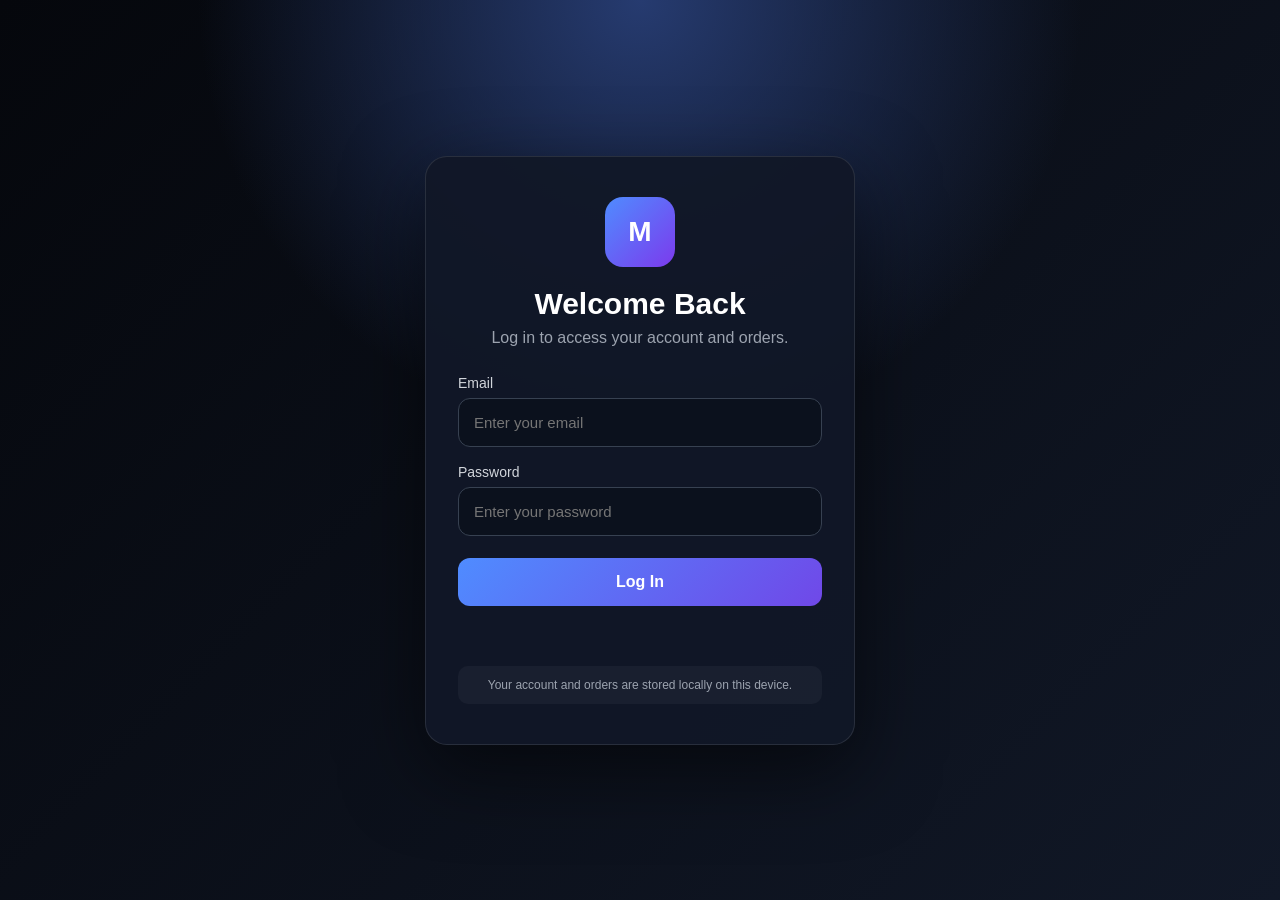
<file: index.html>
<!DOCTYPE html>
<html lang="en">
<head>
    <meta charset="UTF-8">
    <meta name="viewport" content="width=device-width, initial-scale=1.0">
    <title>My Business</title>
    <style>
        * {
            box-sizing: border-box;
            margin: 0;
            padding: 0;
            font-family: Arial, Helvetica, sans-serif;
        }
        body {
            background: #080b12;
            color: white;
            min-height: 100vh;
        }
        /* =========================
           LOGIN SCREEN
        ========================= */
        #loginScreen {
            min-height: 100vh;
            display: flex;
            align-items: center;
            justify-content: center;
            padding: 20px;
            background:
                radial-gradient(circle at top, #263b70 0%, transparent 40%),
                linear-gradient(135deg, #05070c, #111827);
        }
        .login-box {
            width: 100%;
            max-width: 430px;
            padding: 40px 32px;
            border-radius: 22px;
            background: rgba(17, 24, 39, 0.95);
            border: 1px solid rgba(255,255,255,0.1);
            box-shadow: 0 25px 80px rgba(0,0,0,0.55);
            text-align: center;
        }
        .login-logo {
            width: 70px;
            height: 70px;
            margin: 0 auto 20px;
            border-radius: 18px;
            display: flex;
            align-items: center;
            justify-content: center;
            background: linear-gradient(135deg, #4f8cff, #7c3aed);
            font-size: 28px;
            font-weight: 900;
        }
        .login-box h1 {
            font-size: 30px;
            margin-bottom: 8px;
        }
        .login-box p {
            color: #9ca3af;
            margin-bottom: 28px;
        }
        .input-group {
            text-align: left;
            margin-bottom: 17px;
        }
        .input-group label {
            display: block;
            margin-bottom: 7px;
            color: #d1d5db;
            font-size: 14px;
        }
        .input-group input {
            width: 100%;
            padding: 15px;
            border-radius: 12px;
            border: 1px solid #374151;
            background: #0b111d;
            color: white;
            outline: none;
            font-size: 15px;
        }
        .input-group input:focus {
            border-color: #5b8cff;
        }
        .login-button {
            width: 100%;
            padding: 15px;
            border: none;
            border-radius: 12px;
            background: linear-gradient(135deg, #4f8cff, #7048e8);
            color: white;
            font-size: 16px;
            font-weight: bold;
            cursor: pointer;
            margin-top: 5px;
        }
        .login-button:hover {
            opacity: 0.9;
            transform: translateY(-1px);
        }
        .login-message {
            margin-top: 15px;
            min-height: 20px;
            font-size: 14px;
        }
        .demo-info {
            margin-top: 25px;
            padding: 12px;
            border-radius: 10px;
            background: rgba(255,255,255,0.04);
            color: #9ca3af;
            font-size: 12px;
        }
        /* =========================
           MAIN WEBSITE
        ========================= */
        #mainWebsite {
            display: none;
        }
        header {
            position: sticky;
            top: 0;
            z-index: 100;
            background: rgba(8,11,18,0.92);
            backdrop-filter: blur(15px);
            border-bottom: 1px solid rgba(255,255,255,0.08);
        }
        nav {
            max-width: 1200px;
            margin: auto;
            padding: 18px 22px;
            display: flex;
            align-items: center;
            justify-content: space-between;
            gap: 20px;
        }
        .logo {
            font-size: 22px;
            font-weight: 900;
        }
        .nav-links {
            display: flex;
            align-items: center;
            gap: 10px;
        }
        .nav-links button {
            border: none;
            background: transparent;
            color: #d1d5db;
            padding: 10px 14px;
            cursor: pointer;
            border-radius: 8px;
        }
        .nav-links button:hover {
            background: rgba(255,255,255,0.07);
            color: white;
        }
        .account-button {
            background: #4f8cff !important;
            color: white !important;
        }
        .hero {
            max-width: 1200px;
            margin: auto;
            padding: 100px 22px;
            text-align: center;
        }
        .hero h1 {
            font-size: clamp(42px, 7vw, 76px);
            line-height: 1;
            margin-bottom: 22px;
        }
        .gradient-text {
            background: linear-gradient(90deg, #4f8cff, #9b6cff);
            -webkit-background-clip: text;
            -webkit-text-fill-color: transparent;
        }
        .hero p {
            max-width: 650px;
            margin: auto;
            color: #9ca3af;
            font-size: 18px;
            line-height: 1.7;
        }
        .hero-buttons {
            margin-top: 30px;
            display: flex;
            justify-content: center;
            gap: 12px;
            flex-wrap: wrap;
        }
        .primary-button,
        .secondary-button {
            padding: 14px 22px;
            border-radius: 11px;
            cursor: pointer;
            font-weight: bold;
            border: none;
        }
        .primary-button {
            background: #4f8cff;
            color: white;
        }
        .secondary-button {
            background: #1f2937;
            color: white;
            border: 1px solid #374151;
        }
        section {
            max-width: 1200px;
            margin: auto;
            padding: 70px 22px;
        }
        .section-title {
            text-align: center;
            margin-bottom: 40px;
        }
        .section-title h2 {
            font-size: 36px;
            margin-bottom: 10px;
        }
        .section-title p {
            color: #9ca3af;
        }
        .cards {
            display: grid;
            grid-template-columns: repeat(3, 1fr);
            gap: 20px;
        }
        .card {
            background: #111827;
            border: 1px solid #1f2937;
            padding: 28px;
            border-radius: 18px;
        }
        .card-icon {
            font-size: 30px;
            margin-bottom: 18px;
        }
        .card h3 {
            margin-bottom: 10px;
        }
        .card p {
            color: #9ca3af;
            line-height: 1.6;
        }
        /* =========================
           ORDERS
        ========================= */
        #ordersSection {
            display: none;
        }
        .orders-container {
            max-width: 900px;
            margin: auto;
        }
        .order {
            background: #111827;
            border: 1px solid #1f2937;
            border-radius: 15px;
            padding: 22px;
            margin-bottom: 15px;
        }
        .order-top {
            display: flex;
            justify-content: space-between;
            gap: 15px;
            margin-bottom: 12px;
        }
        .order-number {
            font-weight: bold;
        }
        .status {
            padding: 6px 10px;
            border-radius: 20px;
            font-size: 12px;
            background: #163d2b;
            color: #65e6a2;
        }
        .order-info {
            color: #9ca3af;
            line-height: 1.7;
        }
        .no-orders {
            text-align: center;
            padding: 50px;
            border-radius: 15px;
            border: 1px dashed #374151;
            color: #9ca3af;
        }
        /* =========================
           ACCOUNT POPUP
        ========================= */
        .popup {
            display: none;
            position: fixed;
            inset: 0;
            z-index: 500;
            background: rgba(0,0,0,0.75);
            align-items: center;
            justify-content: center;
            padding: 20px;
        }
        .popup-box {
            width: 100%;
            max-width: 450px;
            background: #111827;
            border: 1px solid #374151;
            border-radius: 20px;
            padding: 30px;
            position: relative;
        }
        .popup-box h2 {
            margin-bottom: 10px;
        }
        .popup-box p {
            color: #9ca3af;
            margin-bottom: 20px;
        }
        .close-button {
            position: absolute;
            right: 18px;
            top: 15px;
            border: none;
            background: none;
            color: #9ca3af;
            font-size: 25px;
            cursor: pointer;
        }
        .account-details {
            padding: 15px;
            background: #0b111d;
            border-radius: 12px;
            margin-bottom: 15px;
        }
        .logout-button {
            width: 100%;
            padding: 13px;
            border: none;
            border-radius: 10px;
            background: #dc2626;
            color: white;
            font-weight: bold;
            cursor: pointer;
        }
        /* =========================
           FOOTER
        ========================= */
        footer {
            text-align: center;
            padding: 40px 20px;
            border-top: 1px solid #1f2937;
            color: #6b7280;
        }
        /* =========================
           MOBILE
        ========================= */
        @media (max-width: 750px) {
            .nav-links button:not(.account-button) {
                display: none;
            }
            .cards {
                grid-template-columns: 1fr;
            }
            .hero {
                padding: 70px 20px;
            }
            .hero h1 {
                font-size: 45px;
            }
            .order-top {
                flex-direction: column;
            }
        }
    </style>
</head>
<body>
<!-- =====================================================
     LOGIN PAGE
===================================================== -->
<div id="loginScreen">
    <div class="login-box">
        <div class="login-logo">
            M
        </div>
        <h1>Welcome Back</h1>
        <p>Log in to access your account and orders.</p>
        <form id="loginForm">
            <div class="input-group">
                <label>Email</label>
                <input
                    type="email"
                    id="email"
                    placeholder="Enter your email"
                    required
                >
            </div>
            <div class="input-group">
                <label>Password</label>
                <input
                    type="password"
                    id="password"
                    placeholder="Enter your password"
                    required
                >
            </div>
            <button class="login-button" type="submit">
                Log In
            </button>
        </form>
        <div class="login-message" id="loginMessage"></div>
        <div class="demo-info">
            Your account and orders are stored locally on this device.
        </div>
    </div>
</div>
<!-- =====================================================
     MAIN WEBSITE
===================================================== -->
<div id="mainWebsite">
    <header>
        <nav>
            <div class="logo">
                MY BUSINESS
            </div>
            <div class="nav-links">
                <button onclick="showHome()">
                    Home
                </button>
                <button onclick="showOrders()">
                    My Orders
                </button>
                <button
                    class="account-button"
                    onclick="openAccount()"
                >
                    Account
                </button>
            </div>
        </nav>
    </header>
    <!-- HOME -->
    <main id="homeSection">
        <div class="hero">
            <h1>
                Your <span class="gradient-text">business.</span><br>
                Made simple.
            </h1>
            <p>
                Welcome to your account dashboard. Browse the
                website, manage your account and check your orders
                all in one place.
            </p>
            <div class="hero-buttons">
                <button
                    class="primary-button"
                    onclick="showOrders()"
                >
                    View My Orders
                </button>
                <button
                    class="secondary-button"
                    onclick="openAccount()"
                >
                    My Account
                </button>
            </div>
        </div>
        <section>
            <div class="section-title">
                <h2>What we offer</h2>
                <p>
                    Everything you need in one place.
                </p>
            </div>
            <div class="cards">
                <div class="card">
                    <div class="card-icon">
                        🚀
                    </div>
                    <h3>Fast Service</h3>
                    <p>
                        Quick and reliable service from start
                        to finish.
                    </p>
                </div>
                <div class="card">
                    <div class="card-icon">
                        🔒
                    </div>
                    <h3>Your Account</h3>
                    <p>
                        Keep track of your personal information
                        and previous orders.
                    </p>
                </div>
                <div class="card">
                    <div class="card-icon">
                        📦
                    </div>
                    <h3>Track Orders</h3>
                    <p>
                        Easily see orders that you have made
                        and orders currently being processed.
                    </p>
                </div>
            </div>
        </section>
    </main>
    <!-- ORDERS -->
    <section id="ordersSection">
        <div class="section-title">
            <h2>My Orders</h2>
            <p>
                Orders connected to your account.
            </p>
        </div>
        <div class="orders-container" id="ordersContainer">
        </div>
    </section>
    <!-- ACCOUNT POPUP -->
    <div class="popup" id="accountPopup">
        <div class="popup-box">
            <button
                class="close-button"
                onclick="closeAccount()"
            >
                ×
            </button>
            <h2>My Account</h2>
            <p>
                Your account information.
            </p>
            <div class="account-details">
                <strong>Email</strong>
                <br>
                <span id="accountEmail"></span>
            </div>
            <button
                class="logout-button"
                onclick="logout()"
            >
                Log Out
            </button>
        </div>
    </div>
    <footer>
        © 2026 My Business. All rights reserved.
    </footer>
</div>
<script>
    /* =====================================================
       LOGIN SYSTEM
    ===================================================== */
    const loginScreen =
        document.getElementById("loginScreen");
    const mainWebsite =
        document.getElementById("mainWebsite");
    const loginForm =
        document.getElementById("loginForm");
    const loginMessage =
        document.getElementById("loginMessage");
    loginForm.addEventListener("submit", function(event) {
        event.preventDefault();
        const email =
            document.getElementById("email").value.trim();
        const password =
            document.getElementById("password").value;
        if (!email || !password) {
            loginMessage.textContent =
                "Please enter your email and password.";
            loginMessage.style.color =
                "#f87171";
            return;
        }
        /*
            This creates a local account for the user.
            IMPORTANT:
            This is not real secure authentication.
            It is designed for a static GitHub Pages website.
        */
        let users =
            JSON.parse(localStorage.getItem("users")) || {};
        if (!users[email]) {
            users[email] = {
                email: email,
                password: password
            };
            localStorage.setItem(
                "users",
                JSON.stringify(users)
            );
        }
        if (users[email].password !== password) {
            loginMessage.textContent =
                "Incorrect password.";
            loginMessage.style.color =
                "#f87171";
            return;
        }
        localStorage.setItem(
            "loggedInUser",
            email
        );
        openWebsite();
    });
    /* =====================================================
       OPEN WEBSITE
    ===================================================== */
    function openWebsite() {
        loginScreen.style.display =
            "none";
        mainWebsite.style.display =
            "block";
        loadAccount();
        showHome();
    }
    /* =====================================================
       CHECK LOGIN WHEN PAGE OPENS
    ===================================================== */
    window.addEventListener("load", function() {
        const loggedInUser =
            localStorage.getItem("loggedInUser");
        if (loggedInUser) {
            openWebsite();
        }
    });
    /* =====================================================
       HOME
    ===================================================== */
    function showHome() {
        document.getElementById(
            "homeSection"
        ).style.display = "block";
        document.getElementById(
            "ordersSection"
        ).style.display = "none";
        window.scrollTo({
            top: 0,
            behavior: "smooth"
        });
    }
    /* =====================================================
       ORDERS
    ===================================================== */
    function showOrders() {
        document.getElementById(
            "homeSection"
        ).style.display = "none";
        document.getElementById(
            "ordersSection"
        ).style.display = "block";
        loadOrders();
        window.scrollTo({
            top: 0,
            behavior: "smooth"
        });
    }
    function loadOrders() {
        const container =
            document.getElementById("ordersContainer");
        const user =
            localStorage.getItem("loggedInUser");
        /*
            Orders are stored separately for each email.
            Example:
            orders_email@example.com
        */
        const storageKey =
            "orders_" + user;
        const orders =
            JSON.parse(
                localStorage.getItem(storageKey)
            ) || [];
        container.innerHTML = "";
        if (orders.length === 0) {
            container.innerHTML = `
                <div class="no-orders">
                    <h3>No orders yet</h3>
                    <br>
                    <p>
                        Orders you make will appear here.
                    </p>
                </div>
            `;
            return;
        }
        orders.forEach(function(order) {
            const orderElement =
                document.createElement("div");
            orderElement.className =
                "order";
            orderElement.innerHTML = `
                <div class="order-top">
                    <div class="order-number">
                        Order #${order.id}
                    </div>
                    <div class="status">
                        ${order.status}
                    </div>
                </div>
                <div class="order-info">
                    <strong>
                        ${order.item}
                    </strong>
                    <br>
                    Price:
                    £${order.price}
                    <br>
                    Date:
                    ${order.date}
                </div>
            `;
            container.appendChild(
                orderElement
            );
        });
    }
    /* =====================================================
       ACCOUNT
    ===================================================== */
    function loadAccount() {
        const user =
            localStorage.getItem("loggedInUser");
        document.getElementById(
            "accountEmail"
        ).textContent = user || "";
    }
    function openAccount() {
        document.getElementById(
            "accountPopup"
        ).style.display = "flex";
        loadAccount();
    }
    function closeAccount() {
        document.getElementById(
            "accountPopup"
        ).style.display = "none";
    }
    /* =====================================================
       LOGOUT
    ===================================================== */
    function logout() {
        localStorage.removeItem(
            "loggedInUser"
        );
        mainWebsite.style.display =
            "none";
        loginScreen.style.display =
            "flex";
        document.getElementById(
            "email"
        ).value = "";
        document.getElementById(
            "password"
        ).value = "";
        closeAccount();
    }
    /* =====================================================
       CLOSE POPUP IF USER CLICKS OUTSIDE IT
    ===================================================== */
    document.getElementById(
        "accountPopup"
    ).addEventListener(
        "click",
        function(event) {
            if (
                event.target === this
            ) {
                closeAccount();
            }
        }
    );
</script>
</body>
</html>
</file>
